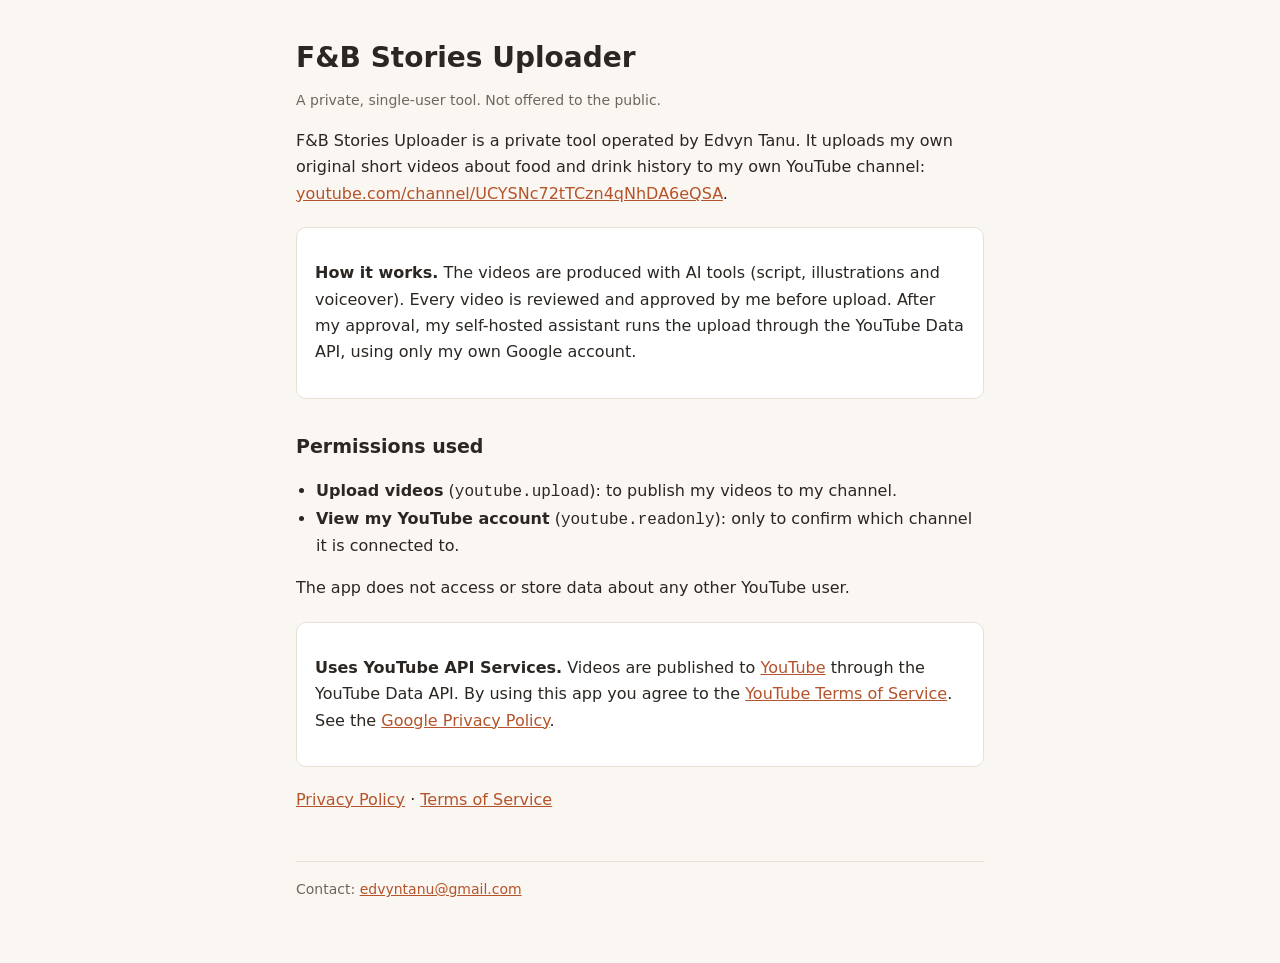
<file: index.html>
<!doctype html>
<html lang="en">
<head>
<meta charset="utf-8">
<meta name="viewport" content="width=device-width,initial-scale=1">
<title>F&amp;B Stories Uploader</title>
<meta name="description" content="A private tool that uploads Edvyn Tanu's own short food-history videos to the F&amp;B Stories YouTube channel.">
<link rel="stylesheet" href="style.css">
</head>
<body>
<main>
<h1>F&amp;B Stories Uploader</h1>
<p class="mute">A private, single-user tool. Not offered to the public.</p>

<p>F&amp;B Stories Uploader is a private tool operated by Edvyn Tanu. It uploads my own original short videos
about food and drink history to my own YouTube channel:
<a href="https://www.youtube.com/channel/UCYSNc72tTCzn4qNhDA6eQSA">youtube.com/channel/UCYSNc72tTCzn4qNhDA6eQSA</a>.</p>

<div class="card">
<p><strong>How it works.</strong> The videos are produced with AI tools (script, illustrations and voiceover).
Every video is reviewed and approved by me before upload. After my approval, my self-hosted assistant runs the
upload through the YouTube Data API, using only my own Google account.</p>
</div>

<h2>Permissions used</h2>
<ul>
<li><strong>Upload videos</strong> (<code>youtube.upload</code>): to publish my videos to my channel.</li>
<li><strong>View my YouTube account</strong> (<code>youtube.readonly</code>): only to confirm which channel it is connected to.</li>
</ul>
<p>The app does not access or store data about any other YouTube user.</p>

<div class="card">
<p><strong>Uses YouTube API Services.</strong> Videos are published to
<a href="https://www.youtube.com/channel/UCYSNc72tTCzn4qNhDA6eQSA">YouTube</a> through the YouTube Data API.
By using this app you agree to the <a href="https://www.youtube.com/t/terms">YouTube Terms of Service</a>.
See the <a href="https://policies.google.com/privacy">Google Privacy Policy</a>.</p>
</div>

<p><a href="privacy-policy/">Privacy Policy</a> · <a href="terms/">Terms of Service</a></p>

<footer>Contact: <a href="mailto:edvyntanu@gmail.com">edvyntanu@gmail.com</a></footer>
</main>
</body>
</html>
</file>
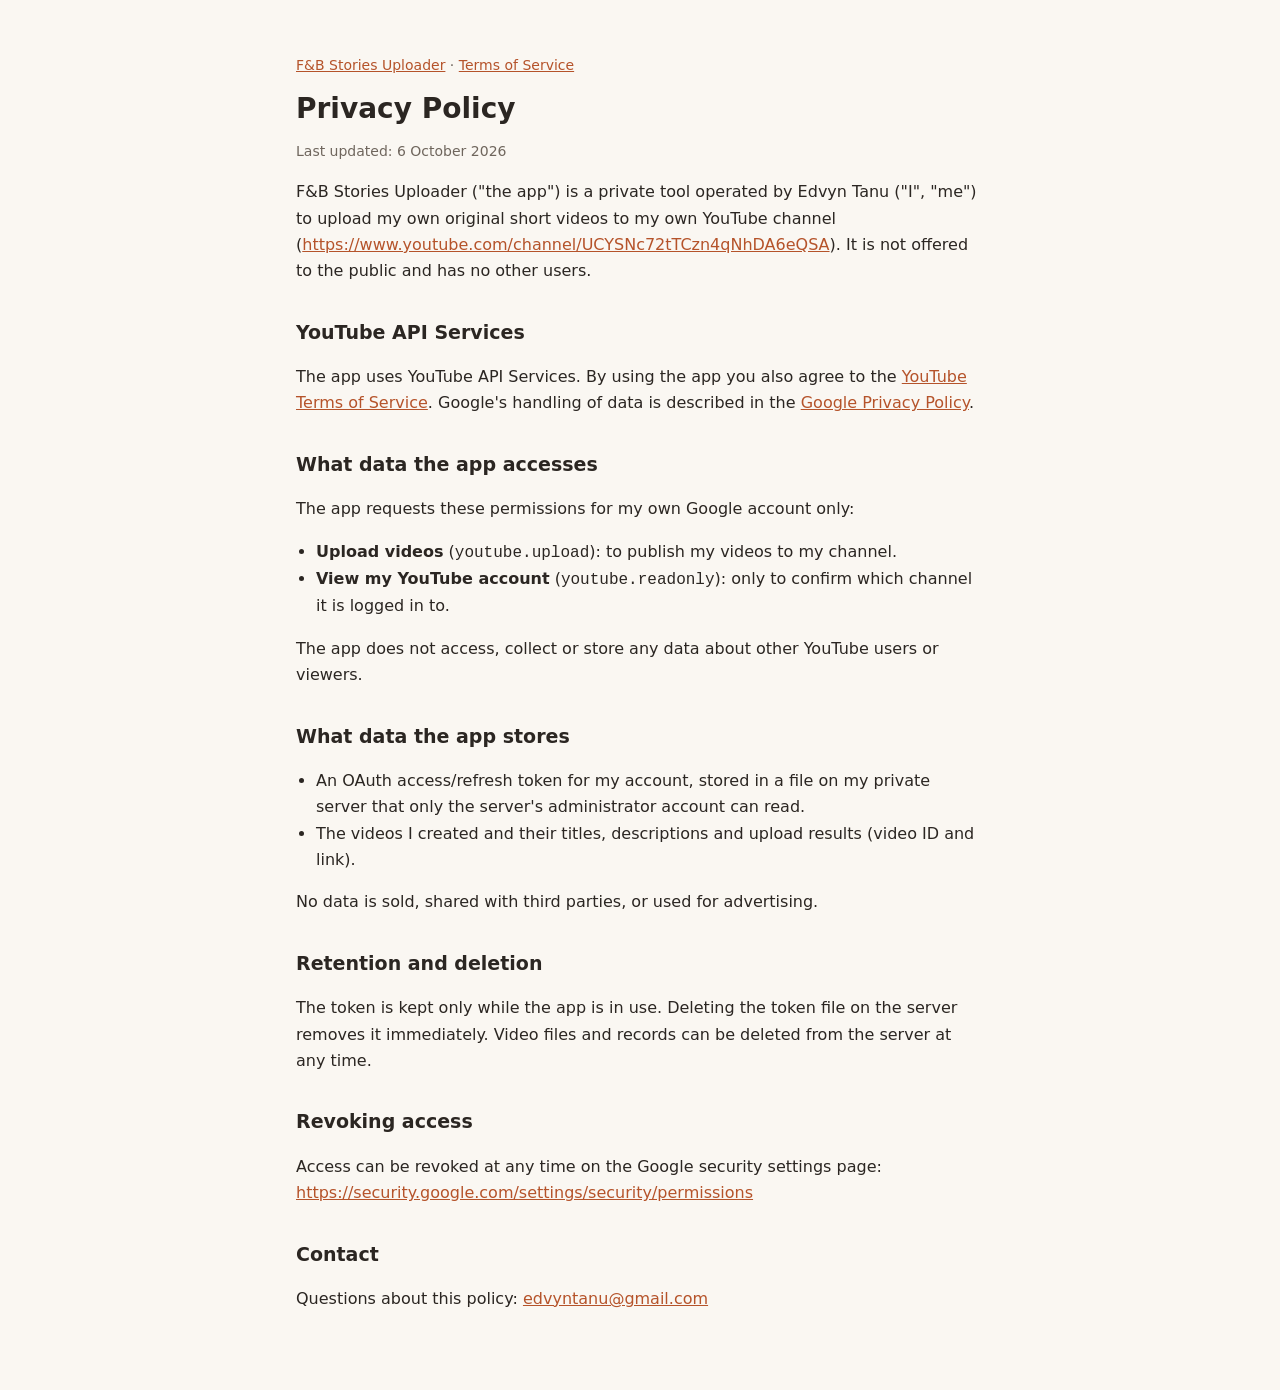
<file: privacy-policy/index.html>
<!doctype html>
<html lang="en">
<head>
<meta charset="utf-8">
<meta name="viewport" content="width=device-width,initial-scale=1">
<title>Privacy Policy</title>
<meta name="description" content="Privacy policy for F&amp;B Stories Uploader.">
<link rel="stylesheet" href="../style.css">
</head>
<body>
<main>
<p class="mute"><a href="../">F&amp;B Stories Uploader</a> · <a href="../terms/">Terms of Service</a></p>
<h1>Privacy Policy</h1>
<p class="mute">Last updated: 6 October 2026</p>

<p>F&amp;B Stories Uploader ("the app") is a private tool operated by Edvyn Tanu ("I", "me") to upload my own
original short videos to my own YouTube channel
(<a href="https://www.youtube.com/channel/UCYSNc72tTCzn4qNhDA6eQSA">https://www.youtube.com/channel/UCYSNc72tTCzn4qNhDA6eQSA</a>).
It is not offered to the public and has no other users.</p>

<h2>YouTube API Services</h2>
<p>The app uses YouTube API Services. By using the app you also agree to the
<a href="https://www.youtube.com/t/terms">YouTube Terms of Service</a>. Google's handling of data is described in the
<a href="https://policies.google.com/privacy">Google Privacy Policy</a>.</p>

<h2>What data the app accesses</h2>
<p>The app requests these permissions for my own Google account only:</p>
<ul>
<li><strong>Upload videos</strong> (<code>youtube.upload</code>): to publish my videos to my channel.</li>
<li><strong>View my YouTube account</strong> (<code>youtube.readonly</code>): only to confirm which channel it is logged in to.</li>
</ul>
<p>The app does not access, collect or store any data about other YouTube users or viewers.</p>

<h2>What data the app stores</h2>
<ul>
<li>An OAuth access/refresh token for my account, stored in a file on my private server that only the server's
administrator account can read.</li>
<li>The videos I created and their titles, descriptions and upload results (video ID and link).</li>
</ul>
<p>No data is sold, shared with third parties, or used for advertising.</p>

<h2>Retention and deletion</h2>
<p>The token is kept only while the app is in use. Deleting the token file on the server removes it immediately.
Video files and records can be deleted from the server at any time.</p>

<h2>Revoking access</h2>
<p>Access can be revoked at any time on the Google security settings page:
<a href="https://security.google.com/settings/security/permissions">https://security.google.com/settings/security/permissions</a></p>

<h2>Contact</h2>
<p>Questions about this policy: <a href="mailto:edvyntanu@gmail.com">edvyntanu@gmail.com</a></p>
</main>
</body>
</html>
</file>
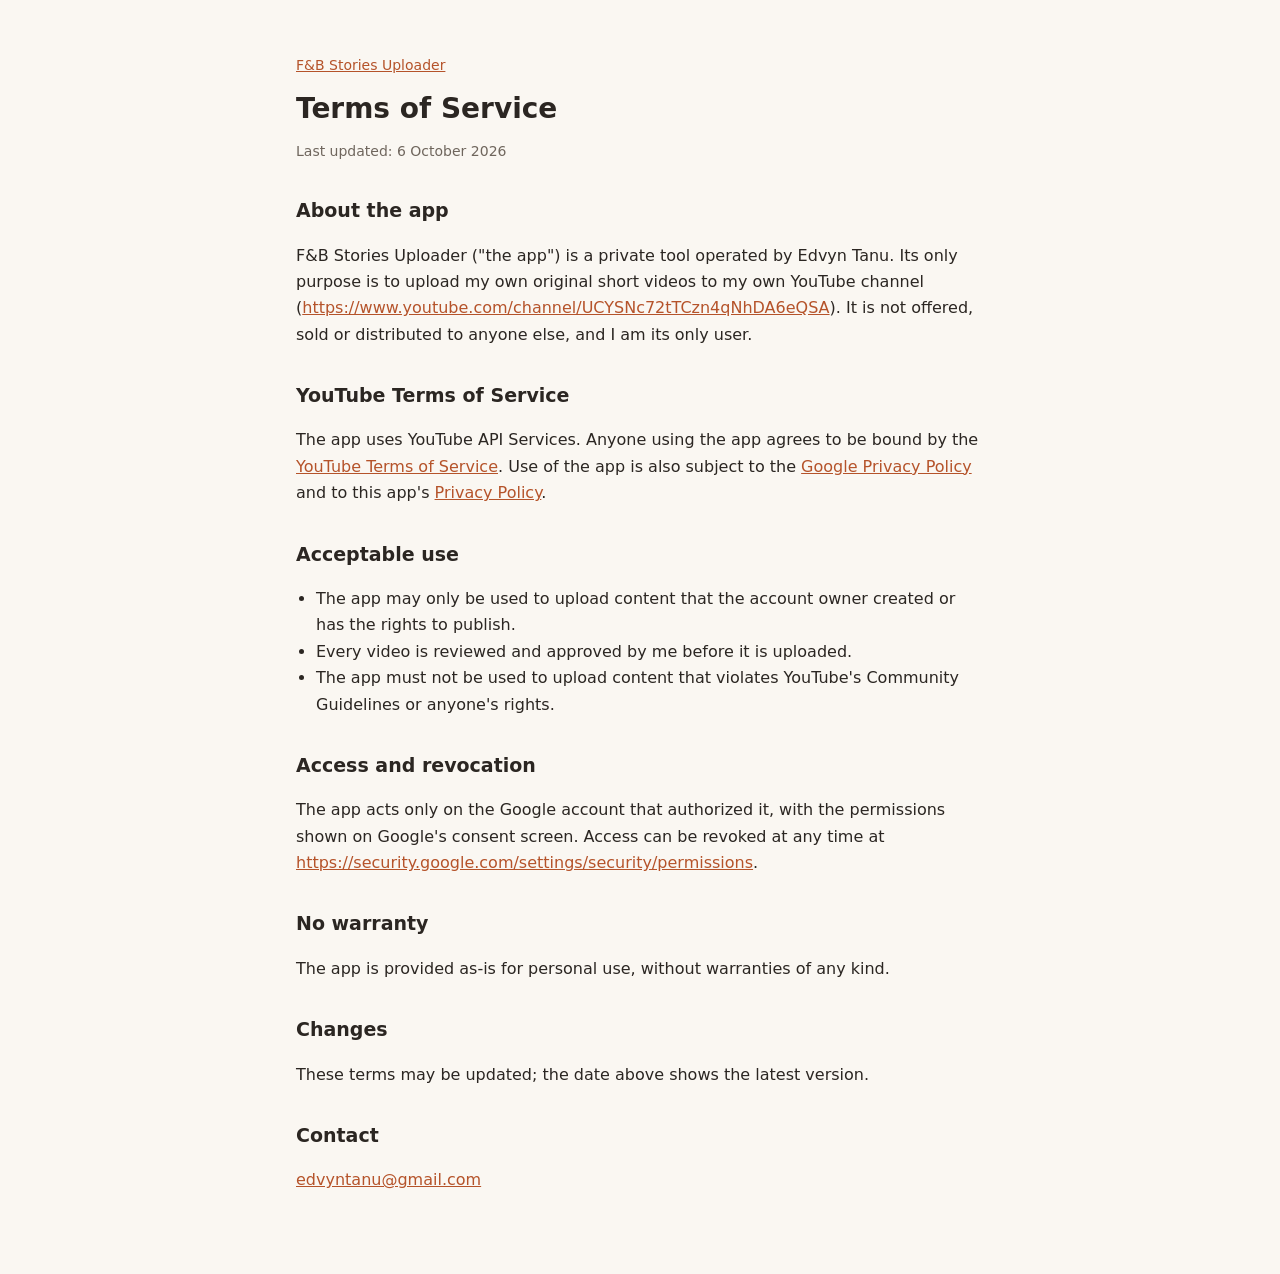
<file: terms/index.html>
<!doctype html>
<html lang="en">
<head>
<meta charset="utf-8">
<meta name="viewport" content="width=device-width,initial-scale=1">
<title>Terms of Service</title>
<meta name="description" content="Terms of Service for F&amp;B Stories Uploader.">
<link rel="stylesheet" href="../style.css">
</head>
<body>
<main>
<p class="mute"><a href="../">F&amp;B Stories Uploader</a></p>
<h1>Terms of Service</h1>
<p class="mute">Last updated: 6 October 2026</p>

<h2>About the app</h2>
<p>F&amp;B Stories Uploader ("the app") is a private tool operated by Edvyn Tanu. Its only purpose is to upload
my own original short videos to my own YouTube channel
(<a href="https://www.youtube.com/channel/UCYSNc72tTCzn4qNhDA6eQSA">https://www.youtube.com/channel/UCYSNc72tTCzn4qNhDA6eQSA</a>).
It is not offered, sold or distributed to anyone else, and I am its only user.</p>

<h2>YouTube Terms of Service</h2>
<p>The app uses YouTube API Services. Anyone using the app agrees to be bound by the
<a href="https://www.youtube.com/t/terms">YouTube Terms of Service</a>. Use of the app is also subject to the
<a href="https://policies.google.com/privacy">Google Privacy Policy</a> and to this app's
<a href="../privacy-policy/">Privacy Policy</a>.</p>

<h2>Acceptable use</h2>
<ul>
<li>The app may only be used to upload content that the account owner created or has the rights to publish.</li>
<li>Every video is reviewed and approved by me before it is uploaded.</li>
<li>The app must not be used to upload content that violates YouTube's Community Guidelines or anyone's rights.</li>
</ul>

<h2>Access and revocation</h2>
<p>The app acts only on the Google account that authorized it, with the permissions shown on Google's consent
screen. Access can be revoked at any time at
<a href="https://security.google.com/settings/security/permissions">https://security.google.com/settings/security/permissions</a>.</p>

<h2>No warranty</h2>
<p>The app is provided as-is for personal use, without warranties of any kind.</p>

<h2>Changes</h2>
<p>These terms may be updated; the date above shows the latest version.</p>

<h2>Contact</h2>
<p><a href="mailto:edvyntanu@gmail.com">edvyntanu@gmail.com</a></p>
</main>
</body>
</html>
</file>
<file: style.css>
:root{--bg:#faf7f2;--card:#fff;--ink:#2b2622;--mute:#6f665d;--line:#e7e0d6;--acc:#b5532a}
@media (prefers-color-scheme:dark){:root{--bg:#1c1a18;--card:#262320;--ink:#eee8e0;--mute:#a59b90;--line:#3a3530;--acc:#e07a4a}}
*{box-sizing:border-box}
body{margin:0;background:var(--bg);color:var(--ink);font:16px/1.65 system-ui,-apple-system,"Segoe UI",sans-serif}
main{max-width:720px;margin:0 auto;padding:40px 16px 64px}
h1{font-size:28px;line-height:1.25;margin:0 0 6px}
h2{font-size:19px;margin:32px 0 8px}
p,li{color:var(--ink)}
.mute{color:var(--mute);font-size:14px}
a{color:var(--acc);overflow-wrap:anywhere}
ul{padding-left:20px}
.card{background:var(--card);border:1px solid var(--line);border-radius:10px;padding:16px 18px;margin:20px 0}
footer{margin-top:48px;padding-top:16px;border-top:1px solid var(--line);font-size:14px;color:var(--mute)}
</file>
